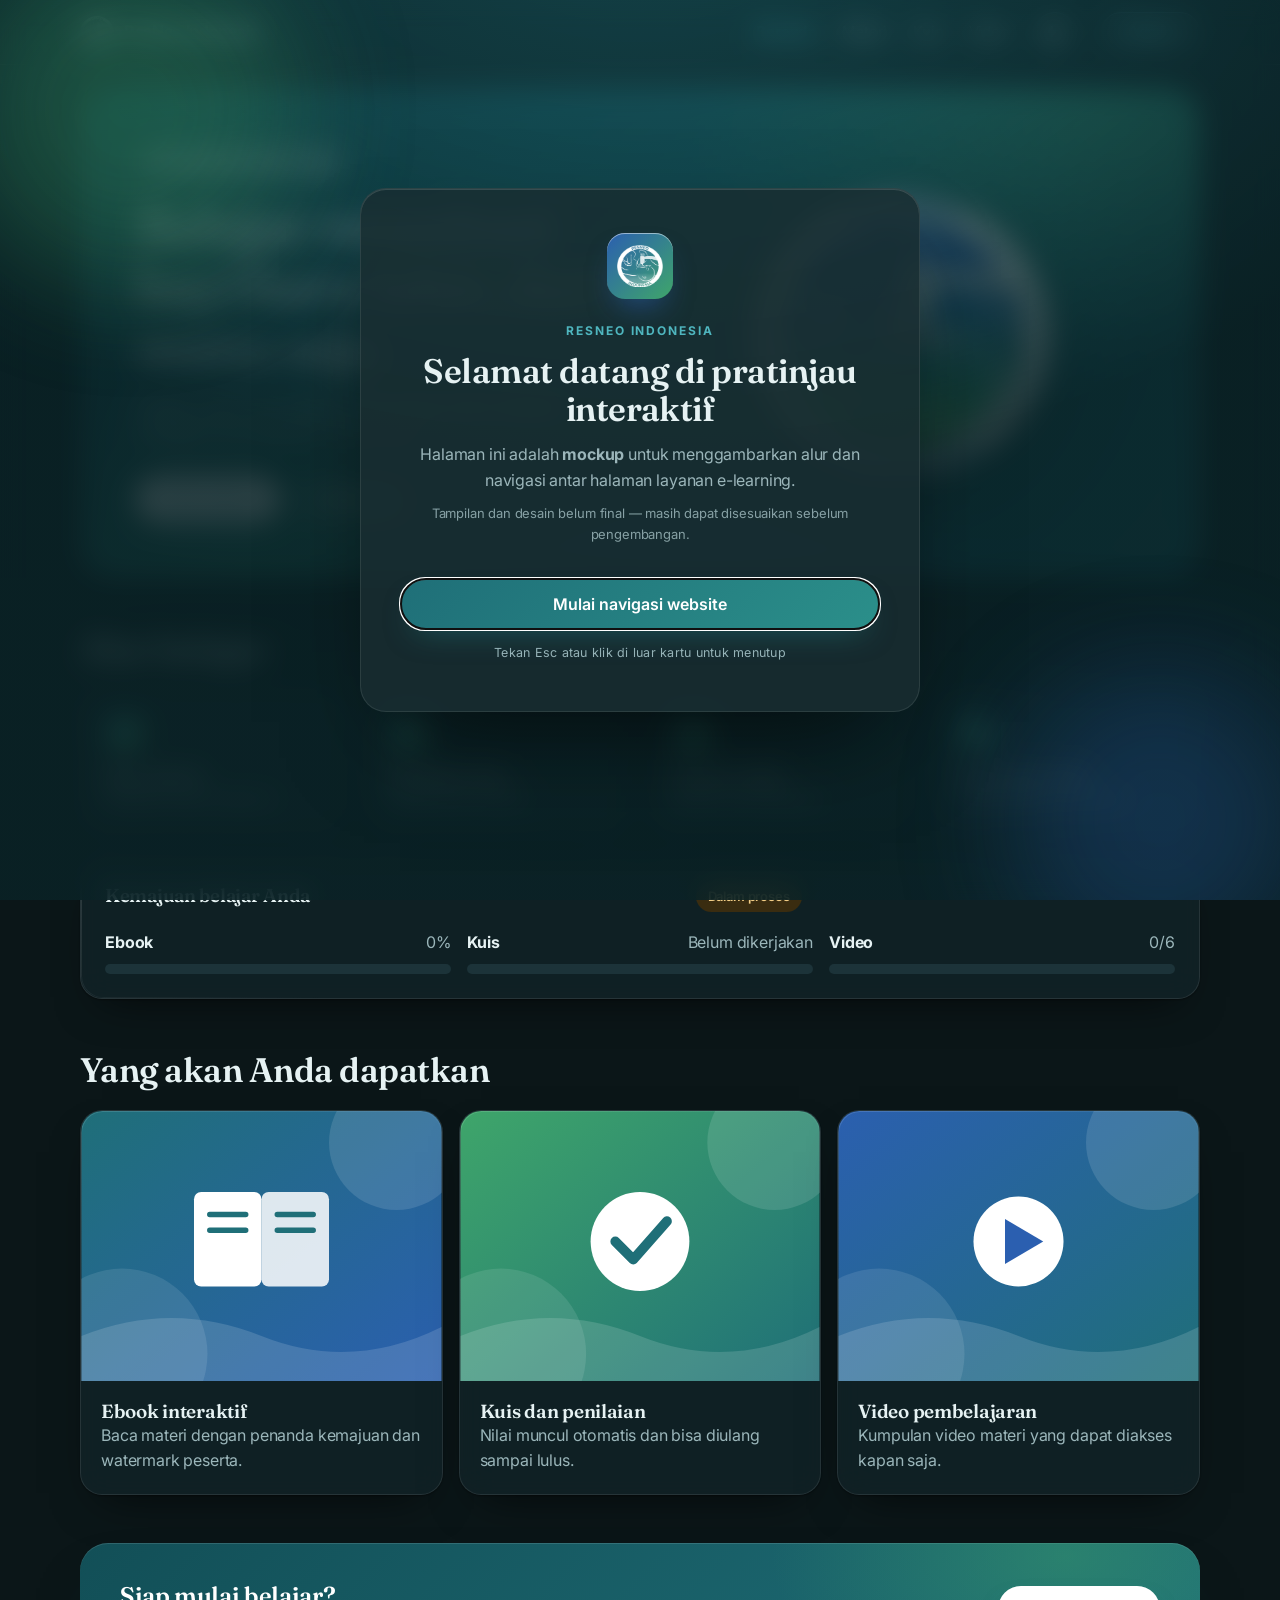
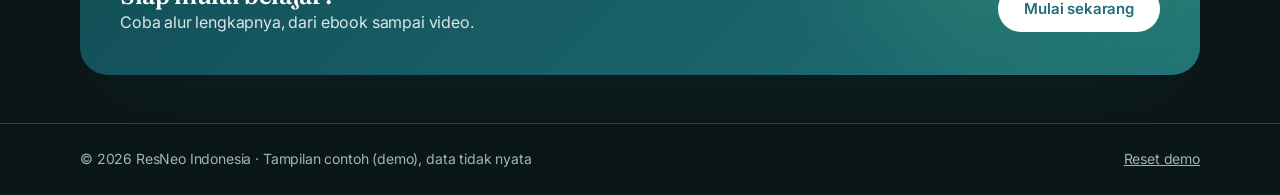
<file: index.html>
<!doctype html><html lang="id"><head><meta charset="utf-8"><meta name="viewport" content="width=device-width,initial-scale=1"><title>ResNeo Indonesia – E-Learning</title><link rel="icon" href="assets/hero.svg"><link href="https://fonts.googleapis.com/css2?family=Inter:wght@400;500;600;700&family=Fraunces:opsz,wght@9..144,400;9..144,500;9..144,600&display=swap" rel="stylesheet"><link rel="stylesheet" href="styles.css"><script>try{var t=localStorage.getItem("resneo:theme");if(t)document.documentElement.setAttribute("data-theme",t);}catch(e){}</script></head><body><div id="hd"></div><main class="w"><section class="hero"><div><span class="tg0">UKK NEONATOLOGI · IDAI</span><h1>Belajar resusitasi bayi baru lahir, dari mana saja</h1><p>Pelajari materi dan kerjakan kuis secara online sebelum mengikuti sesi pelatihan tatap muka.</p><div class="row"><a class="bt wh" href="ebook.html">Mulai belajar</a><a class="bt gh" href="kuis.html">Coba kuis</a></div></div><div class="hero-logo"><img src="assets/resneo-logo.png" alt="Logo ResNeo Indonesia"></div></section><h2 class="sh">Alur belajar</h2><div class="g4"><a class="cd" href="ebook.html" style="text-decoration:none"><div class="num">1</div><h3 style="font-size:18px">Baca ebook</h3><p class="mu">Halaman demi halaman</p></a><a class="cd" href="kuis.html" style="text-decoration:none"><div class="num">2</div><h3 style="font-size:18px">Kerjakan kuis</h3><p class="mu">Capai nilai minimal</p></a><a class="cd" href="video.html" style="text-decoration:none"><div class="num">3</div><h3 style="font-size:18px">Tonton video</h3><p class="mu">Materi pembelajaran</p></a><a class="cd" href="#prog" style="text-decoration:none"><div class="num">4</div><h3 style="font-size:18px">Siap tatap muka</h3><p class="mu">Ikuti pelatihan lapangan</p></a></div><div class="cd" id="prog" style="margin-top:20px"></div><h2 class="sh">Yang akan Anda dapatkan</h2><div class="g3"><a class="cd ci" href="ebook.html"><img src="assets/ebook.svg" alt=""><div><h3 style="font-size:19px">Ebook interaktif</h3><p class="mu">Baca materi dengan penanda kemajuan dan watermark peserta.</p></div></a><a class="cd ci" href="kuis.html"><img src="assets/kuis.svg" alt=""><div><h3 style="font-size:19px">Kuis dan penilaian</h3><p class="mu">Nilai muncul otomatis dan bisa diulang sampai lulus.</p></div></a><a class="cd ci" href="video.html"><img src="assets/video1.svg" alt=""><div><h3 style="font-size:19px">Video pembelajaran</h3><p class="mu">Kumpulan video materi yang dapat diakses kapan saja.</p></div></a></div><section class="cta"><div><h2>Siap mulai belajar?</h2><p style="opacity:.85">Coba alur lengkapnya, dari ebook sampai video.</p></div><a class="bt wh" href="ebook.html">Mulai sekarang</a></section></main><div id="ft"></div><script src="app.js"></script></body></html>
</file>
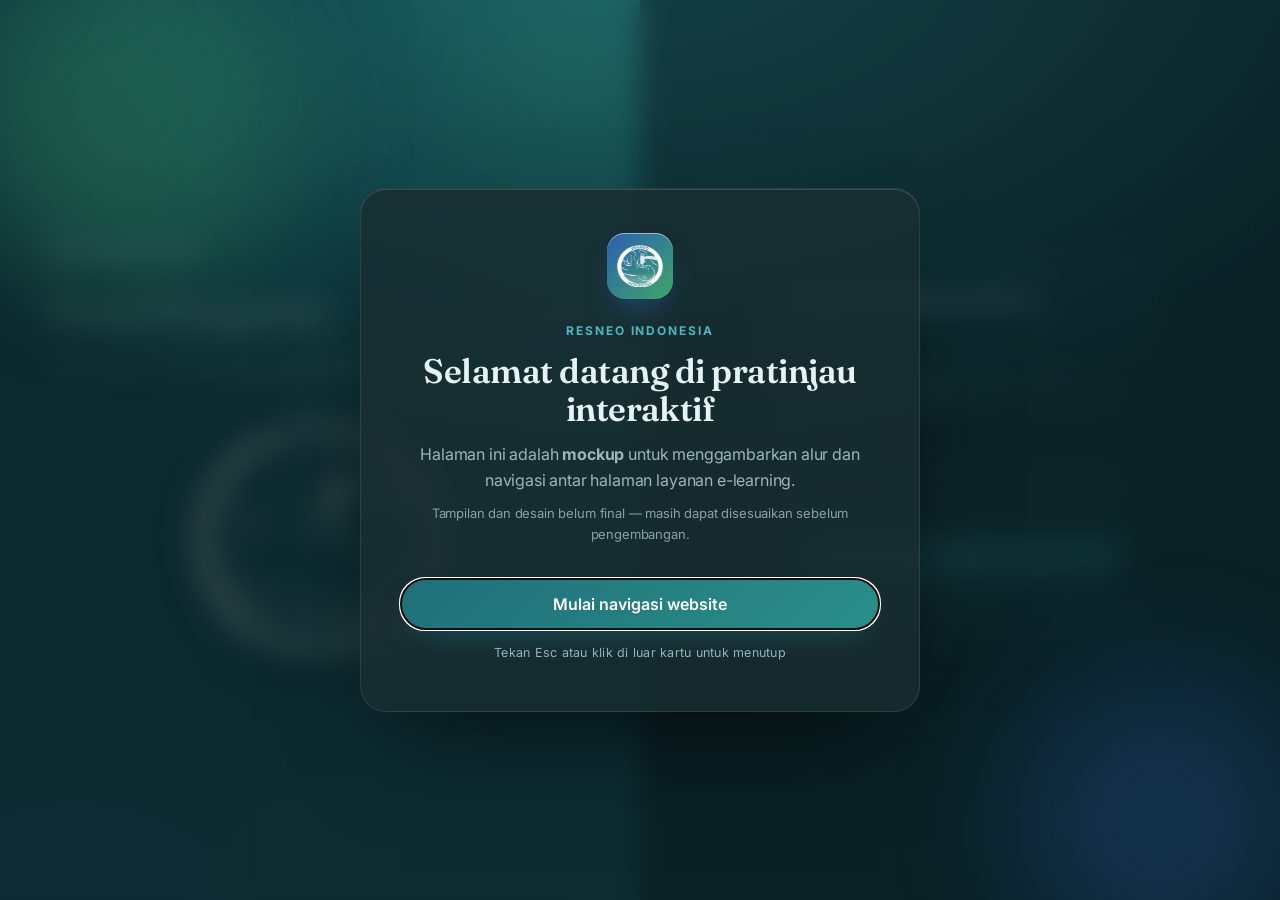
<file: admin.html>
<!doctype html><html lang="id"><head><meta charset="utf-8"><meta name="viewport" content="width=device-width,initial-scale=1"><title>Dasbor Admin – ResNeo</title><link rel="icon" href="assets/hero.svg"><link href="https://fonts.googleapis.com/css2?family=Inter:wght@400;500;600;700&family=Fraunces:opsz,wght@9..144,400;9..144,500;9..144,600&display=swap" rel="stylesheet"><link rel="stylesheet" href="styles.css"><script>try{var t=localStorage.getItem("resneo:theme");if(t)document.documentElement.setAttribute("data-theme",t);}catch(e){}</script></head><body><div class="adm"><nav class="sb"><a class="lg" href="index.html" style="margin:0 0 20px 8px"><img class="logo on-dark" src="assets/resneo-logo-white.png" alt="Logo ResNeo">ResNeo Admin</a><a class="on" href="admin.html">Peserta</a><a href="ebook.html">Ebook</a><a href="kuis.html">Soal</a><a href="video.html">Video</a><a id="lo" href="login.html">Keluar</a></nav><main class="am"><div class="sp" style="margin-bottom:22px"><h1>Peserta</h1><div class="row"><button class="bt o" id="dl">Unduh daftar siap</button><button class="bt" id="ad">Tambah peserta</button></div></div><div class="g3" style="margin-bottom:20px"><div class="cd"><p class="mu">Total peserta</p><h2 id="s1" style="font-size:34px"></h2></div><div class="cd"><p class="mu">Siap tatap muka</p><h2 id="s2" style="font-size:34px"></h2></div><div class="cd"><p class="mu">Rata-rata nilai kuis</p><h2 id="s3" style="font-size:34px"></h2></div></div><div class="cd"><input class="in" id="sq" placeholder="Cari nama peserta" style="max-width:320px;margin:0 0 10px"><div class="tw"><table><thead><tr><th>Nama</th><th>Ebook</th><th>Nilai kuis</th><th>Video</th><th>Status</th></tr></thead><tbody id="tb"></tbody></table></div></div><p class="mu" style="font-size:13px;margin-top:12px">Data pada tampilan ini hanya contoh.</p></main></div><script src="app.js"></script></body></html>
</file>
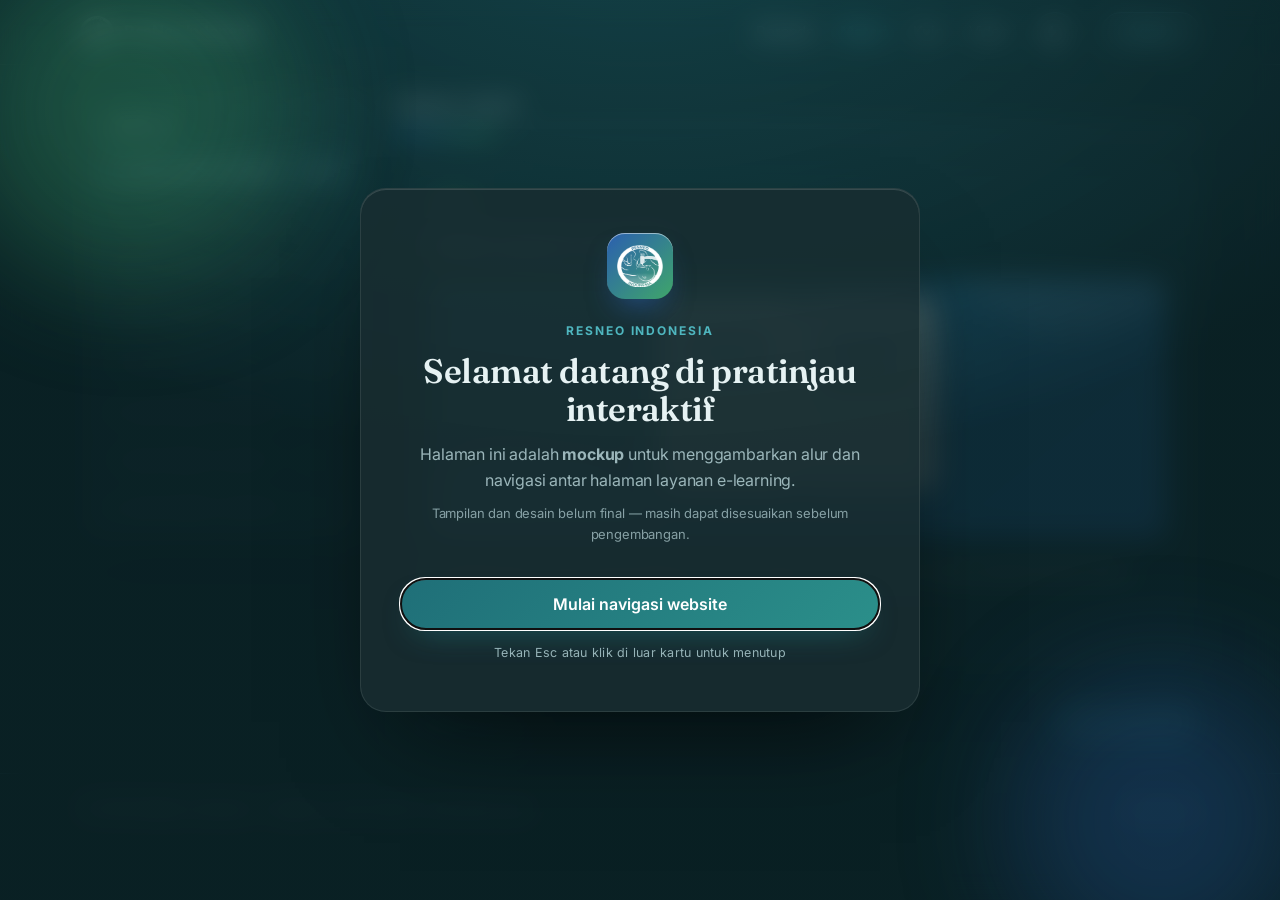
<file: ebook.html>
<!doctype html><html lang="id"><head><meta charset="utf-8"><meta name="viewport" content="width=device-width,initial-scale=1"><title>Materi – ResNeo</title><link rel="icon" href="assets/hero.svg"><link href="https://fonts.googleapis.com/css2?family=Inter:wght@400;500;600;700&family=Fraunces:opsz,wght@9..144,400;9..144,500;9..144,600&display=swap" rel="stylesheet"><link rel="stylesheet" href="styles.css"><script>try{var t=localStorage.getItem("resneo:theme");if(t)document.documentElement.setAttribute("data-theme",t);}catch(e){}</script></head><body><div id="hd"></div><main class="w"><div class="rd"><aside class="cd" style="align-self:start;padding:12px"><b style="display:block;padding:8px 14px">Daftar isi</b><div id="toc"></div></aside><section><div class="sp" style="margin-bottom:10px"><b id="pn"></b></div><div class="bar" style="margin-bottom:18px"><i id="pb"></i></div><div class="cd pgc" id="pc"></div><div class="sp" style="margin-top:18px"><button class="bt o" id="pv">Sebelumnya</button><button class="bt" id="nx">Berikutnya</button></div></section></div></main><div id="ft"></div><script src="app.js"></script></body></html>
</file>
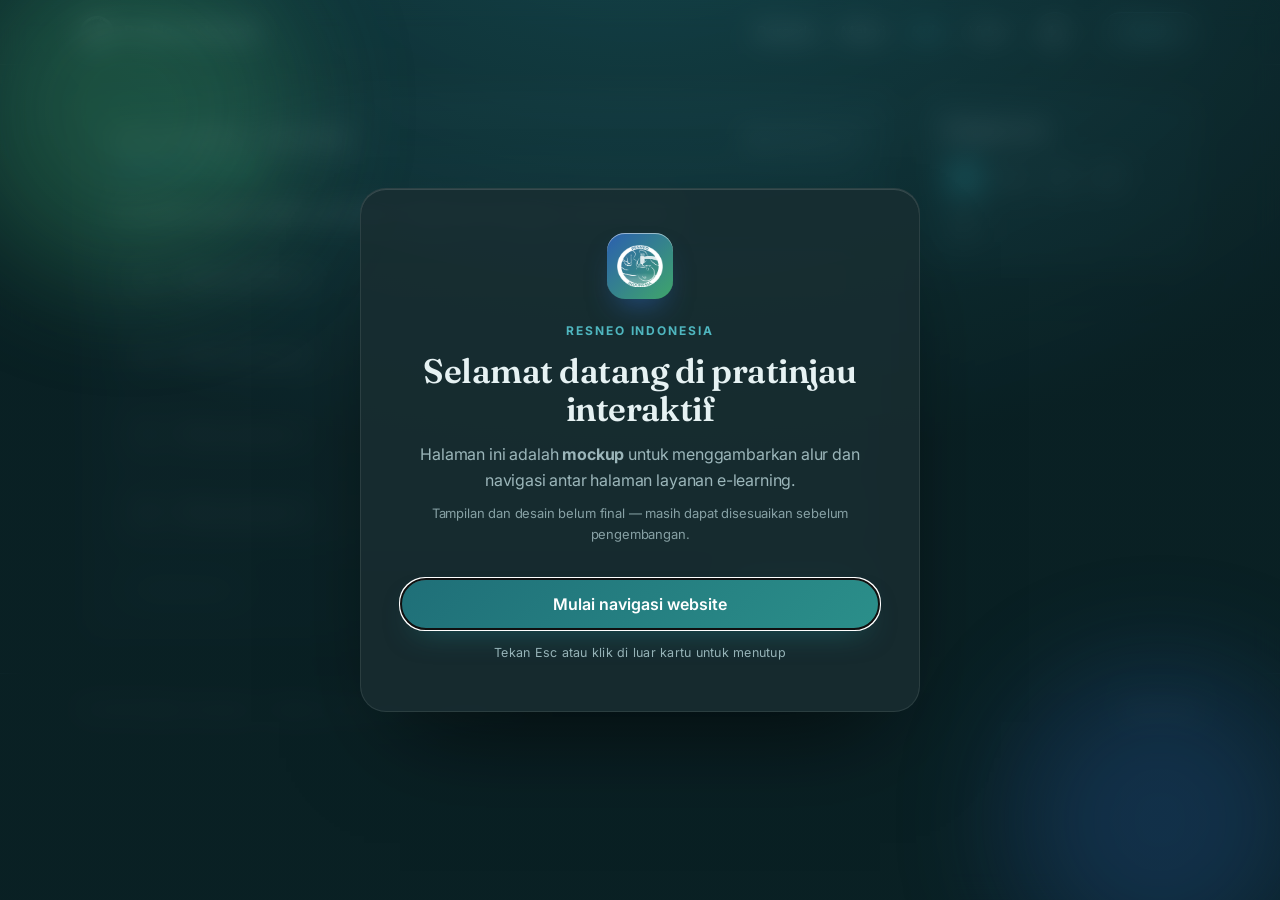
<file: kuis.html>
<!doctype html><html lang="id"><head><meta charset="utf-8"><meta name="viewport" content="width=device-width,initial-scale=1"><title>Kuis – ResNeo</title><link rel="icon" href="assets/hero.svg"><link href="https://fonts.googleapis.com/css2?family=Inter:wght@400;500;600;700&family=Fraunces:opsz,wght@9..144,400;9..144,500;9..144,600&display=swap" rel="stylesheet"><link rel="stylesheet" href="styles.css"><script>try{var t=localStorage.getItem("resneo:theme");if(t)document.documentElement.setAttribute("data-theme",t);}catch(e){}</script></head><body><div id="hd"></div><main class="w"><div class="rd rdq" id="quiz"><section class="cd qcard"><div class="sp" style="margin-bottom:12px"><b>Kuis Pra-Pelatihan · <span id="qh"></span></b><span class="mu">Nilai minimal: 70</span></div><div class="bar" style="margin-bottom:26px"><i id="qb"></i></div><h2 id="qq" style="font-size:22px;margin-bottom:22px"></h2><div id="qo"></div><div class="sp qnav" style="margin-top:20px"><button class="bt o" id="qp">Sebelumnya</button><button class="bt" id="qx"></button></div></section><aside class="cd qaside"><b>Navigasi soal</b><div class="qn" id="qn" style="margin-top:14px"></div></aside></div><div id="res" style="display:none;margin:28px 0"><div class="cd rcard"><p class="mu">Nilai Anda</p><h1 id="rs">0</h1><div id="rt" style="margin-bottom:24px"></div><div class="row" style="justify-content:center"><a class="bt o" href="kuis.html">Ulangi kuis</a><a class="bt" id="rn" href="video.html">Lanjut</a></div></div></div></main><div id="ft"></div><script src="app.js"></script></body></html>
</file>
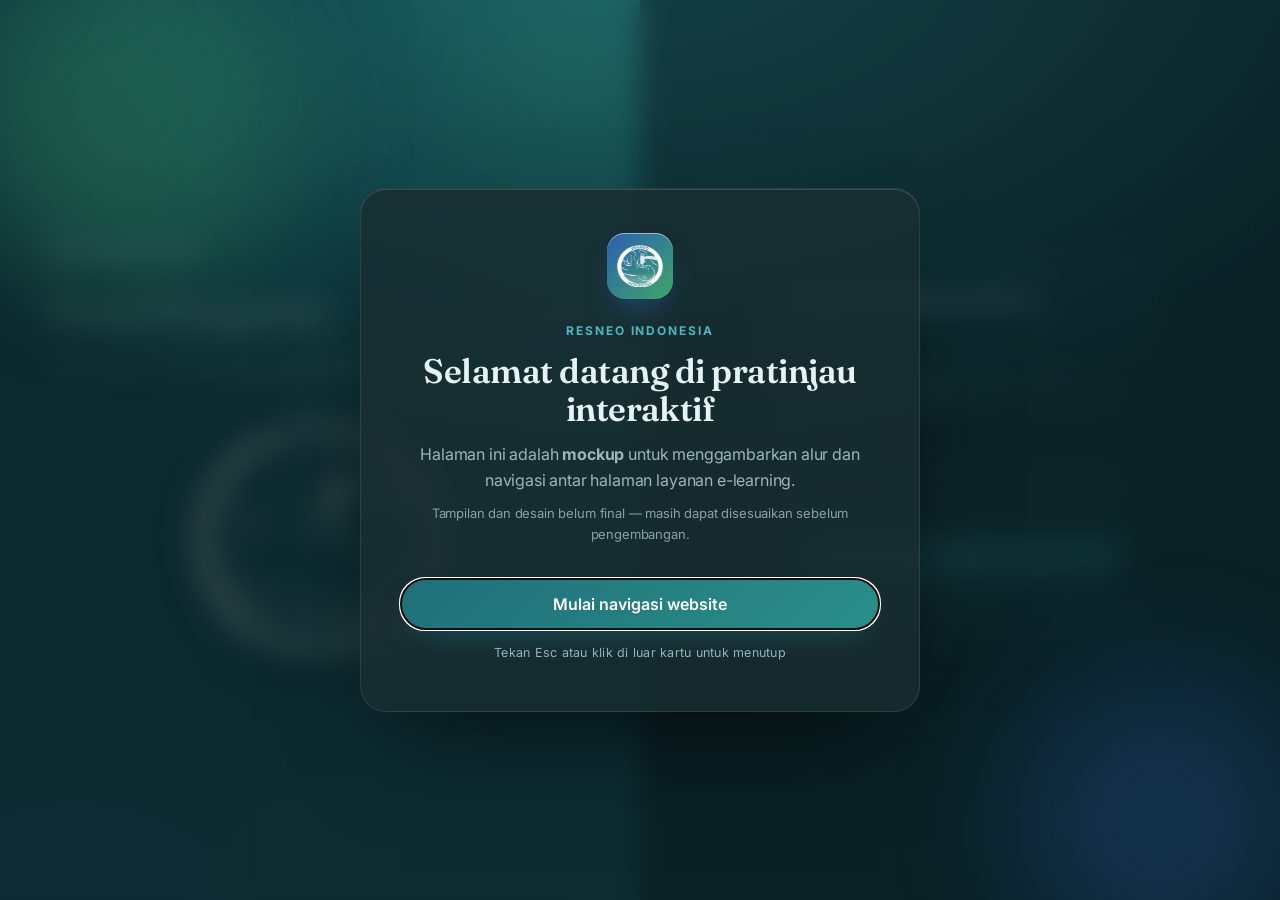
<file: login.html>
<!doctype html><html lang="id"><head><meta charset="utf-8"><meta name="viewport" content="width=device-width,initial-scale=1"><title>Login Admin – ResNeo</title><link rel="icon" href="assets/hero.svg"><link href="https://fonts.googleapis.com/css2?family=Inter:wght@400;500;600;700&family=Fraunces:opsz,wght@9..144,400;9..144,500;9..144,600&display=swap" rel="stylesheet"><link rel="stylesheet" href="styles.css"><script>try{var t=localStorage.getItem("resneo:theme");if(t)document.documentElement.setAttribute("data-theme",t);}catch(e){}</script></head><body><div class="lgn"><aside><a class="lg" href="index.html" style="color:#fff"><img class="logo on-dark" src="assets/resneo-logo-white.png" alt="Logo ResNeo">ResNeo Admin</a><h1 style="font-size:38px">Panel Pengelola</h1><p>Kelola peserta, ebook, soal, dan video pembelajaran.</p><div class="lgn-logo"><img src="assets/resneo-logo-white.png" alt="Logo ResNeo Indonesia"></div></aside><main><form class="cd" id="lf"><h2 style="margin-bottom:22px">Masuk sebagai admin</h2><label>Email<input class="in" id="em" type="email" value="admin@contoh.id"></label><label style="display:block;margin-top:16px">Password<input class="in" id="pw" type="password" value="admin123"></label><p id="er" style="display:none;color:#B42318;margin-top:10px">Isi email dan password.</p><button class="bt" style="width:100%;margin-top:22px">Masuk</button><p class="mu" style="font-size:13px;margin-top:14px">Demo: email dan password apa saja bisa masuk.</p></form></main></div><script src="app.js"></script></body></html>
</file>
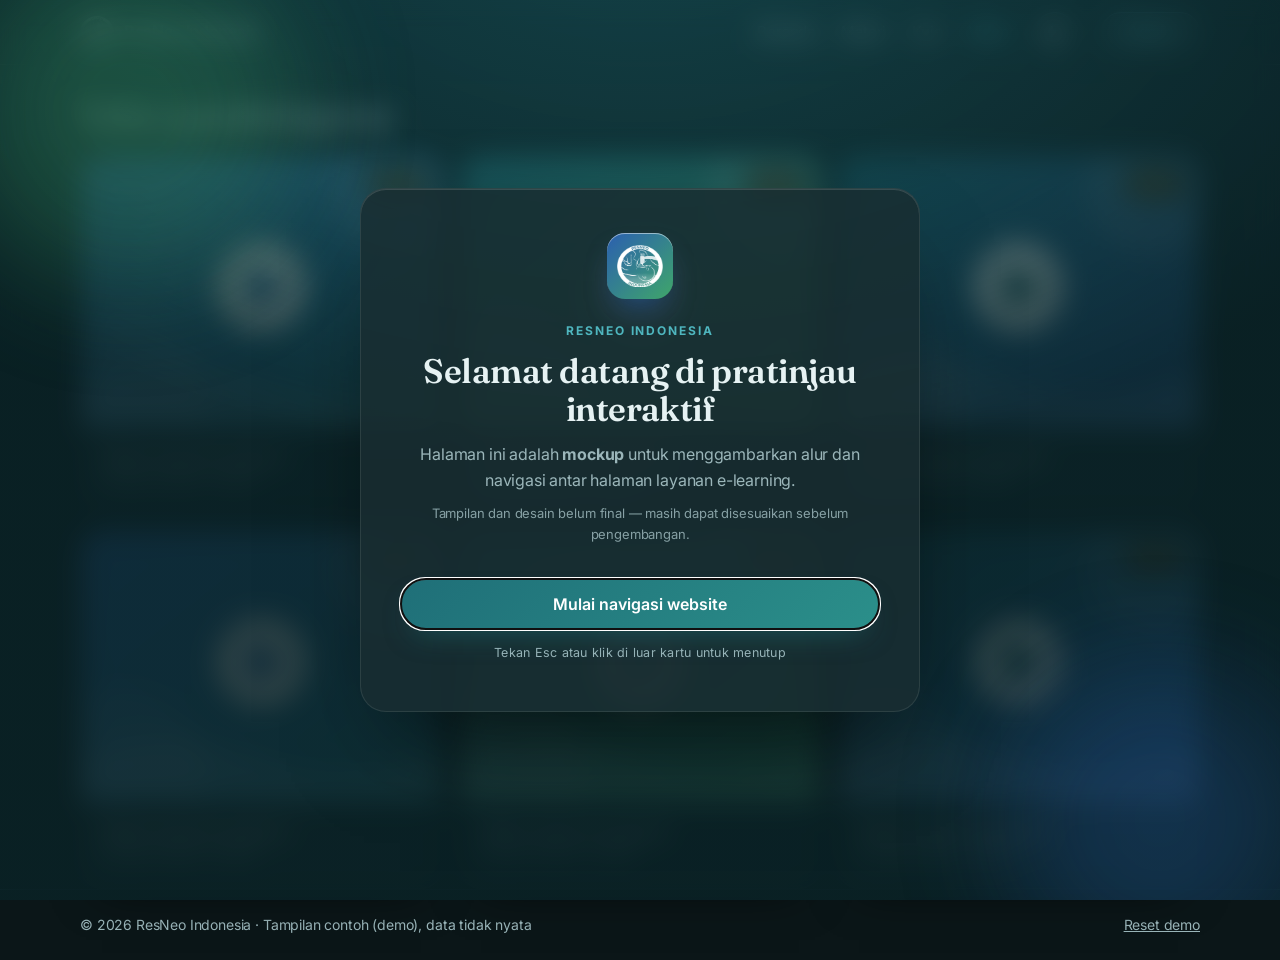
<file: video.html>
<!doctype html><html lang="id"><head><meta charset="utf-8"><meta name="viewport" content="width=device-width,initial-scale=1"><title>Video – ResNeo</title><link rel="icon" href="assets/hero.svg"><link href="https://fonts.googleapis.com/css2?family=Inter:wght@400;500;600;700&family=Fraunces:opsz,wght@9..144,400;9..144,500;9..144,600&display=swap" rel="stylesheet"><link rel="stylesheet" href="styles.css"><script>try{var t=localStorage.getItem("resneo:theme");if(t)document.documentElement.setAttribute("data-theme",t);}catch(e){}</script></head><body><div id="hd"></div><main class="w"><h1 class="sh" style="margin-top:32px">Video pembelajaran</h1><div class="g3" id="vg"></div></main><div class="md" id="md"><div class="cd"><img id="mi" alt="" style="border-radius:16px;width:100%"><h3 id="mt" style="margin:16px 0 6px"></h3><p class="mu">Pemutar video contoh. Ganti dengan embed YouTube atau Vimeo.</p><div class="row" style="margin-top:18px"><button class="bt" id="mk">Tandai selesai</button><button class="bt o" id="mc">Tutup</button></div></div></div><div id="ft"></div><script src="app.js"></script></body></html>
</file>
<file: styles.css>
/* Theme tokens — DARK is the default */
:root{
--t:#1F6F78;--td:#124F57;--g:#3FA66A;--b:#2B5FB0;--accent:#4FB6BF;
--font-body:Inter,system-ui,sans-serif;--font-display:Fraunces,Georgia,"Times New Roman",serif;
--ease:cubic-bezier(.22,.61,.36,1);
/* dark (default) */
--ink:#E6F2F3;--mu:#9BB6BA;--ln:#254349;
--bg:#0B1618;--bg-grad-a:#0C191C;--bg-grad-b:#0B1618;--bg-grad-c:#0A1416;
--glass:rgba(22,40,44,.62);--glass-strong:rgba(26,46,50,.84);--glass-brd:rgba(255,255,255,.09);
--glass-hi:rgba(255,255,255,.14);
--glow-teal:rgba(31,111,120,.30);--glow-blue:rgba(43,95,176,.24);--glow-green:rgba(63,166,106,.20);
--sh-sm:0 1px 2px rgba(0,0,0,.4);--sh-md:0 20px 44px -22px rgba(0,0,0,.7);--sh-lg:0 36px 74px -30px rgba(0,0,0,.8);
--head-bg:rgba(11,22,24,.72);--head-brd:rgba(255,255,255,.08);
--field-bg:rgba(255,255,255,.05);--field-brd:#2C4A50;
--op-bg:rgba(255,255,255,.04);--op-hover:#16282C;--op-hover-brd:#3A5C63;
--chip:#1A2E32;--chip-hover:#243F45;--active-bg:#16343A;
--tag-bg:#12321F;--tag-ink:#8DE0AE;--tag-w-bg:#3A2C10;--tag-w-ink:#F3CE86;
--bar-bg:#1C3339;
--hero-grad:linear-gradient(135deg,#0E444D,#155E66);
--link-muted:rgba(255,255,255,.55);--row-hover:rgba(255,255,255,.04);
--logo-dark:block;
}
/* Light theme override */
:root[data-theme="light"]{
--ink:#0F2E33;--mu:#4A6A70;--ln:#D5E3E4;--accent:#1F6F78;
--bg:#F4F9F9;--bg-grad-a:#F6FBFB;--bg-grad-b:#F1F7F7;--bg-grad-c:#F4F9F9;
--glass:rgba(255,255,255,.62);--glass-strong:rgba(255,255,255,.78);--glass-brd:rgba(255,255,255,.75);
--glass-hi:rgba(255,255,255,.9);
--glow-teal:rgba(31,111,120,.16);--glow-blue:rgba(43,95,176,.13);--glow-green:rgba(63,166,106,.12);
--sh-sm:0 1px 2px rgba(15,46,51,.05);--sh-md:0 18px 40px -22px rgba(15,46,51,.3);--sh-lg:0 34px 70px -30px rgba(15,46,51,.42);
--head-bg:rgba(255,255,255,.72);--head-brd:rgba(31,111,120,.1);
--field-bg:rgba(255,255,255,.7);--field-brd:#C3D6D8;
--op-bg:rgba(255,255,255,.7);--op-hover:#fff;--op-hover-brd:#BFD9DB;
--chip:#E4EEEF;--chip-hover:#D6E6E8;--active-bg:#E3EFF0;
--tag-bg:#E3F4EA;--tag-ink:#1B6B3F;--tag-w-bg:#FFF1D6;--tag-w-ink:#7A4B00;
--bar-bg:#E1ECED;
--hero-grad:linear-gradient(135deg,#124F57,#1F6F78);
--link-muted:rgba(255,255,255,.55);--row-hover:rgba(255,255,255,.55);
}
html{background:var(--bg)}
*{box-sizing:border-box}
body{margin:0;font-family:var(--font-body);color:var(--ink);letter-spacing:-.01em;background:var(--bg);min-height:100vh;line-height:1.6;transition:background-color .35s var(--ease),color .35s var(--ease)}
body::before{content:"";position:fixed;inset:0;z-index:-1;pointer-events:none;background:
radial-gradient(760px 520px at 84% -6%,var(--glow-teal),transparent 62%),
radial-gradient(680px 480px at 6% 10%,var(--glow-blue),transparent 60%),
radial-gradient(620px 460px at 50% 108%,var(--glow-green),transparent 60%),
linear-gradient(180deg,var(--bg-grad-a),var(--bg-grad-b) 60%,var(--bg-grad-c))}
a{color:inherit}img{max-width:100%;display:block}h1,h2,h3,p{margin:0}
h1,h2,h3{font-family:var(--font-display);font-optical-sizing:auto;letter-spacing:-.015em;line-height:1.12;font-weight:600}
.w{max-width:1160px;margin:0 auto;padding:0 20px}.mu{color:var(--mu)}
.hd{position:sticky;top:0;z-index:20;background:var(--head-bg);backdrop-filter:blur(18px) saturate(160%);-webkit-backdrop-filter:blur(18px) saturate(160%);border-bottom:1px solid var(--head-brd);box-shadow:0 10px 30px -24px rgba(0,0,0,.5)}
.hd .w{display:flex;align-items:center;justify-content:space-between;height:64px}
.lg{display:flex;align-items:center;gap:10px;font-weight:700;text-decoration:none;letter-spacing:-.02em}
.dot{width:34px;height:34px;border-radius:11px;background:linear-gradient(135deg,var(--b),var(--g));box-shadow:0 6px 14px -4px rgba(43,95,176,.55),inset 0 1px 0 rgba(255,255,255,.4);flex:none}
.logo{width:34px;height:34px;object-fit:contain;flex:none;display:block}
.logo.on-dark{filter:drop-shadow(0 4px 10px rgba(0,0,0,.25))}
.nv{display:flex;gap:26px;align-items:center}.nv a{text-decoration:none;font-size:15px;transition:color .25s var(--ease)}.nv a:hover{color:var(--accent)}.nv a.on{color:var(--accent);font-weight:700}
.th{display:inline-flex;align-items:center;justify-content:center;width:40px;height:40px;border-radius:50%;border:1px solid var(--ln);background:var(--field-bg);color:var(--ink);cursor:pointer;transition:transform .25s var(--ease),background-color .25s var(--ease),border-color .25s var(--ease),color .25s var(--ease);flex:none}
.th:hover{transform:translateY(-1px);border-color:var(--accent);color:var(--accent)}
.th svg{width:20px;height:20px;display:block}
.th .i-sun{display:none}.th .i-moon{display:block}
:root[data-theme="light"] .th .i-sun{display:block}:root[data-theme="light"] .th .i-moon{display:none}
.bg{display:none;background:0;border:0;font-size:26px;cursor:pointer;color:var(--ink)}
.bt{position:relative;overflow:hidden;display:inline-flex;align-items:center;justify-content:center;min-height:46px;padding:0 26px;border-radius:999px;background:linear-gradient(135deg,var(--t),#2B8F8A);color:#fff!important;font-weight:600;font-size:15px;border:0;text-decoration:none;font-family:inherit;cursor:pointer;box-shadow:0 14px 30px -14px rgba(31,111,120,.75),inset 0 1px 0 rgba(255,255,255,.28);transition:transform .3s var(--ease),box-shadow .3s var(--ease),filter .3s var(--ease)}
.bt::after{content:"";position:absolute;top:0;left:-60%;width:45%;height:100%;background:linear-gradient(100deg,transparent,rgba(255,255,255,.55),transparent);transform:skewX(-18deg);transition:left .6s var(--ease);pointer-events:none}
.bt:hover{transform:translateY(-2px);box-shadow:0 20px 38px -16px rgba(31,111,120,.8),inset 0 1px 0 rgba(255,255,255,.3)}
.bt:hover::after{left:120%}
.bt:active{transform:translateY(0)}
.bt:disabled{opacity:.5;cursor:not-allowed;transform:none}
.bt.o{background:var(--glass-strong);backdrop-filter:blur(8px);color:var(--accent)!important;border:1.5px solid var(--op-hover-brd);box-shadow:var(--sh-sm)}
.bt.o:hover{box-shadow:0 14px 26px -16px rgba(0,0,0,.4);filter:brightness(1.08)}
.bt.wh{background:#fff;color:var(--t)!important}.bt.gh{background:rgba(255,255,255,.1);backdrop-filter:blur(8px);border:1.5px solid rgba(255,255,255,.7);box-shadow:none}
.bt.gh:hover{background:rgba(255,255,255,.2)}
.cd{position:relative;background:var(--glass);backdrop-filter:blur(16px) saturate(150%);-webkit-backdrop-filter:blur(16px) saturate(150%);border:1px solid var(--glass-brd);border-radius:22px;padding:24px;box-shadow:var(--sh-sm),var(--sh-md);transition:transform .35s var(--ease),box-shadow .35s var(--ease)}
.cd::before{content:"";position:absolute;inset:0;border-radius:inherit;padding:1px;background:linear-gradient(160deg,var(--glass-hi),rgba(255,255,255,0) 42%);-webkit-mask:linear-gradient(#000 0 0) content-box,linear-gradient(#000 0 0);-webkit-mask-composite:xor;mask-composite:exclude;pointer-events:none}
a.cd:hover{transform:translateY(-4px);box-shadow:var(--sh-sm),0 30px 60px -28px rgba(0,0,0,.55)}
.tg{display:inline-block;padding:5px 12px;border-radius:99px;font-size:13px;font-weight:600;background:var(--tag-bg);color:var(--tag-ink)}.tg.w{background:var(--tag-w-bg);color:var(--tag-w-ink)}
.bar{height:10px;border-radius:99px;background:var(--bar-bg);overflow:hidden}.bar i{display:block;height:10px;border-radius:99px;background:linear-gradient(90deg,var(--b),var(--g));transition:width .6s var(--ease);box-shadow:0 0 12px rgba(63,166,106,.5)}
.in{display:block;width:100%;height:48px;border:1px solid var(--field-brd);border-radius:14px;padding:0 16px;font-size:16px;font-family:inherit;margin-top:6px;background:var(--field-bg);color:var(--ink);transition:border-color .25s var(--ease),box-shadow .25s var(--ease),background-color .25s var(--ease)}
.in:focus{outline:none;border-color:var(--t);box-shadow:0 0 0 3px rgba(31,111,120,.15)}
.hero{margin-top:24px;border-radius:32px;color:#fff;padding:56px;display:flex;align-items:center;gap:40px;overflow:hidden;position:relative;background:radial-gradient(600px 320px at 92% 8%,rgba(63,166,106,.55),transparent 70%),radial-gradient(520px 320px at 55% 115%,rgba(43,95,176,.55),transparent 70%),var(--hero-grad);box-shadow:0 40px 80px -40px rgba(0,0,0,.6),inset 0 1px 0 rgba(255,255,255,.15)}
.hero::before{content:"";position:absolute;inset:0;background:radial-gradient(500px 300px at 15% 100%,rgba(63,166,106,.35),transparent 70%);pointer-events:none}
.hero>div{flex:1;position:relative}
.hero h1{font-size:clamp(32px,5.2vw,54px);margin:16px 0;font-weight:600}.hero p{font-size:17px;max-width:520px;margin-bottom:28px}
.hero img{width:min(380px,40%);border-radius:28px;box-shadow:0 30px 60px -20px rgba(0,0,0,.5);position:relative}
.hero-logo{width:min(300px,36%);flex:none;display:flex;align-items:center;justify-content:center;position:relative}
.hero-logo img{width:100%;height:auto;max-width:300px;border-radius:0;box-shadow:none;filter:drop-shadow(0 24px 46px rgba(0,0,0,.4))}
.tg0{display:inline-block;padding:6px 14px;border-radius:99px;background:rgba(255,255,255,.16);font-size:13px;font-weight:600;letter-spacing:.06em;border:1px solid rgba(255,255,255,.22)}
.row{display:flex;gap:12px;flex-wrap:wrap}
.sh{font-family:var(--font-display);font-optical-sizing:auto;font-size:clamp(26px,3.4vw,34px);margin:52px 0 20px;font-weight:600;letter-spacing:-.015em;line-height:1.15}
.g3,.g4{display:grid;gap:16px;grid-template-columns:repeat(3,1fr)}.g4{grid-template-columns:repeat(4,1fr)}
.num{width:38px;height:38px;border-radius:12px;background:linear-gradient(135deg,var(--t),var(--g));color:#fff;display:flex;align-items:center;justify-content:center;font-weight:700;margin-bottom:14px}
.ci{padding:0;overflow:hidden;text-decoration:none;display:block}.ci img{aspect-ratio:4/3;width:100%;object-fit:cover}.ci div{padding:20px}
.cta{margin:48px 0;border-radius:28px;background:linear-gradient(135deg,#124F57,#1F6F78);color:#fff;padding:40px;display:flex;gap:20px;justify-content:space-between;align-items:center;flex-wrap:wrap;position:relative;overflow:hidden;box-shadow:0 34px 70px -34px rgba(15,46,51,.55),inset 0 1px 0 rgba(255,255,255,.12)}
.cta::before{content:"";position:absolute;inset:0;background:radial-gradient(420px 240px at 88% 10%,rgba(63,166,106,.4),transparent 70%);pointer-events:none}
.cta>*{position:relative}
.ft{border-top:1px solid var(--ln);padding:24px 0;font-size:14px;color:var(--mu)}
.sp{display:flex;justify-content:space-between;align-items:center;gap:12px;flex-wrap:wrap}
.rd{display:grid;grid-template-columns:minmax(270px,max-content) 1fr;gap:24px;margin:28px 0}
.ti{display:flex;justify-content:space-between;align-items:center;gap:12px;width:100%;text-align:left;padding:12px 14px;border:0;background:0;border-radius:12px;font:inherit;font-size:15px;cursor:pointer;color:var(--ink);transition:background-color .2s var(--ease)}
.ti>span{flex:1 1 auto;min-width:0}
.ti>small{flex:0 0 auto;white-space:nowrap}
.ti.on{background:var(--active-bg);font-weight:700}.ti:disabled{opacity:.45;cursor:not-allowed}.ti small{color:var(--mu)}
.pgc{position:relative;overflow:hidden;padding:32px}.pgc img{border-radius:16px;margin:20px 0;width:100%;max-height:260px;object-fit:cover}
.wm{position:absolute;inset:0;display:flex;align-items:center;justify-content:center;transform:rotate(-18deg);font-size:clamp(18px,3vw,30px);font-weight:700;opacity:.09;pointer-events:none;text-align:center}
.op{display:flex;gap:14px;align-items:center;width:100%;text-align:left;padding:16px 18px;border-radius:16px;margin-bottom:12px;border:2px solid var(--ln);background:var(--op-bg);font:inherit;cursor:pointer;word-break:break-word;color:var(--ink);transition:border-color .25s var(--ease),background .25s var(--ease),transform .25s var(--ease),box-shadow .25s var(--ease)}
.op:hover{border-color:var(--op-hover-brd);background:var(--op-hover);transform:translateY(-1px);box-shadow:var(--sh-sm)}
.op b{width:30px;height:30px;border-radius:50%;background:var(--chip);color:var(--ink);display:flex;align-items:center;justify-content:center;flex:none;transition:background .25s var(--ease),color .25s var(--ease)}
.op.s{border-color:var(--t);background:var(--active-bg)}.op.s b{background:var(--t);color:#fff}
.qn{display:flex;flex-wrap:wrap;gap:8px}.qn button{width:40px;height:40px;border-radius:12px;border:0;font-weight:600;background:var(--chip);color:var(--ink);cursor:pointer;transition:transform .2s var(--ease),background .2s var(--ease)}.qn button:hover{transform:translateY(-1px);background:var(--chip-hover)}.qn .d{background:var(--tag-bg);color:var(--tag-ink)}.qn .c{background:var(--t);color:#fff;box-shadow:0 8px 18px -8px rgba(31,111,120,.8)}
.rdq{grid-template-columns:1fr 280px}.qcard{padding:32px;min-width:0}.qcard #qq{font-size:22px;margin-bottom:22px}.qaside{align-self:start}
.rcard{text-align:center;padding:48px 24px}.rcard #rs{font-size:72px;margin:8px 0}
.vc{position:relative}.vc .pl{position:absolute;top:12px;right:12px}
.md{position:fixed;inset:0;background:rgba(4,16,18,.6);backdrop-filter:blur(8px);display:none;align-items:center;justify-content:center;padding:20px;z-index:50}.md.open{display:flex;animation:fadeIn .3s var(--ease)}.md .cd{max-width:640px;width:100%;animation:popIn .38s var(--ease);background:var(--glass-strong)}
.lgn{display:grid;grid-template-columns:1fr 1fr;min-height:100vh}
.lgn aside{position:relative;overflow:hidden;background:linear-gradient(160deg,#124F57,#1F6F78);color:#fff;padding:48px;display:flex;flex-direction:column;justify-content:center;gap:24px}
.lgn aside::before{content:"";position:absolute;inset:0;background:radial-gradient(460px 320px at 88% 8%,rgba(63,166,106,.42),transparent 70%),radial-gradient(420px 300px at 10% 100%,rgba(43,95,176,.4),transparent 70%);pointer-events:none}
.lgn aside>*{position:relative}
.lgn aside h1{font-weight:600}.lgn aside img{border-radius:24px;max-width:420px;box-shadow:0 30px 60px -26px rgba(0,0,0,.5)}
.lgn-logo{display:flex;align-items:center;justify-content:center;padding:8px 0}
.lgn-logo img{width:min(260px,72%);height:auto;border-radius:0;box-shadow:none;filter:drop-shadow(0 22px 44px rgba(0,0,0,.45))}
.lgn main{display:flex;align-items:center;justify-content:center;padding:24px}.lgn .cd{width:100%;max-width:400px;padding:36px}
.adm{display:grid;grid-template-columns:248px 1fr;min-height:100vh}
.sb{position:relative;overflow:hidden;background:linear-gradient(180deg,#124F57,#1F6F78);color:#fff;padding:24px 16px;display:flex;flex-direction:column;gap:4px}
.sb a{padding:12px 16px;border-radius:12px;text-decoration:none;font-size:15px;transition:background .25s var(--ease)}.sb a:hover{background:rgba(255,255,255,.1)}.sb a.on{background:rgba(255,255,255,.18);font-weight:700}
.am{padding:28px 32px;min-width:0}.tw{overflow-x:auto}
table{width:100%;border-collapse:collapse;font-size:15px;min-width:560px}th{color:var(--mu);font-size:13px;text-align:left;padding:10px 12px}td{padding:14px 12px;border-top:1px solid var(--ln)}tbody tr{transition:background .2s var(--ease)}tbody tr:hover{background:var(--row-hover)}

/* Intro / welcome popup */
@keyframes fadeIn{from{opacity:0}to{opacity:1}}
@keyframes popIn{from{opacity:0;transform:translateY(14px) scale(.96)}to{opacity:1;transform:none}}
@keyframes floatOrb{0%,100%{transform:translate3d(0,0,0)}50%{transform:translate3d(0,-14px,0)}}
.intro{position:fixed;inset:0;z-index:100;display:none;align-items:center;justify-content:center;padding:24px;background:radial-gradient(900px 560px at 50% -10%,rgba(31,111,120,.5),rgba(10,34,38,.86));backdrop-filter:blur(14px);overflow:hidden;overflow-y:auto}
.intro.open{display:flex;animation:fadeIn .4s var(--ease)}
.intro .orb{position:absolute;border-radius:50%;filter:blur(60px);opacity:.55;pointer-events:none;animation:floatOrb 9s ease-in-out infinite}
.intro .orb.o1{width:340px;height:340px;background:rgba(63,166,106,.55);top:-60px;left:-40px}
.intro .orb.o2{width:300px;height:300px;background:rgba(43,95,176,.5);bottom:-70px;right:-30px;animation-delay:-4s}
.intro .card{position:relative;max-width:560px;width:100%;text-align:center;padding:44px 40px 38px;border-radius:26px;color:var(--ink);
background:var(--glass-strong);border:1px solid var(--glass-brd);
box-shadow:0 50px 100px -40px rgba(0,0,0,.7),inset 0 1px 0 var(--glass-hi);animation:popIn .5s var(--ease)}
.intro .badge{width:66px;height:66px;border-radius:18px;margin:0 auto 18px;display:flex;align-items:center;justify-content:center;background:linear-gradient(135deg,var(--b),var(--g));box-shadow:0 16px 30px -12px rgba(43,95,176,.7),inset 0 1px 0 rgba(255,255,255,.5);font-family:var(--font-display);font-weight:600;font-size:26px;color:#fff}
.intro .badge img{width:46px;height:46px;object-fit:contain}
.intro .eyebrow{display:inline-block;font-size:12px;font-weight:700;letter-spacing:.16em;text-transform:uppercase;color:var(--accent);margin-bottom:12px}.intro h2{font-size:clamp(26px,4.4vw,34px);margin-bottom:14px;font-weight:600}
.intro p{color:var(--mu);font-size:16px;margin-bottom:10px}
.intro .fine{font-size:13px;opacity:.85}
.intro .bt{width:100%;margin-top:24px;min-height:50px;font-size:16px}
.intro .hint{margin-top:14px;font-size:12.5px;color:var(--mu);letter-spacing:.02em}

/* Reveal on scroll */
.reveal{opacity:0;transform:translateY(18px);transition:opacity .6s var(--ease),transform .6s var(--ease)}
.reveal.is-revealed{opacity:1;transform:none}

@media(prefers-reduced-motion:reduce){
*,*::before,*::after{animation-duration:.001ms!important;animation-iteration-count:1!important;transition-duration:.001ms!important}
.reveal{opacity:1!important;transform:none!important}
.bt:hover,a.cd:hover,.op:hover{transform:none!important}
}
@media(max-width:900px){.g4{grid-template-columns:1fr 1fr}.rd{grid-template-columns:1fr}.adm{grid-template-columns:1fr}.sb{flex-direction:row;overflow-x:auto;padding:12px}.sb .lg{display:none}.am{padding:20px}
.qnav{flex-direction:row-reverse}.qnav .bt{flex:1}}
@media(max-width:780px){.bg{display:block}.nv{display:none;position:absolute;top:64px;left:0;right:0;flex-direction:column;align-items:stretch;gap:0;background:var(--bg);backdrop-filter:blur(18px);padding:8px 20px 16px;border-bottom:1px solid var(--ln)}.nv.open{display:flex}.nv a{padding:12px 0}.nv a.bt{margin-top:8px;padding:0}
.th{width:100%;height:46px;border-radius:12px;justify-content:flex-start;gap:10px;padding:0 16px;margin-top:8px}
.th::after{content:"Ganti tema";font-size:15px;font-weight:600}
.hero{flex-direction:column;padding:32px 24px;border-radius:24px;text-align:left}.hero img{width:100%}.hero-logo{width:min(230px,66%)}.g3{grid-template-columns:1fr}.lgn{grid-template-columns:1fr}.lgn aside{display:none}.cta{padding:28px 24px}.pgc{padding:20px}
.qcard{padding:22px}.qcard #qq{font-size:19px;margin-bottom:18px}.qaside{padding:18px}.qn button{width:44px;height:44px}.rcard{padding:36px 20px}.rcard #rs{font-size:56px}}
@media(max-width:480px){.g4{grid-template-columns:1fr}.w{padding:0 14px}.rd{margin:18px 0;gap:16px}.cd{border-radius:18px}
.logo{width:30px;height:30px}.hero-logo{width:min(190px,62%);align-self:center}.qcard{padding:18px 16px}.op{padding:14px 14px;gap:12px;font-size:15px}.op b{width:28px;height:28px}
.qnav .bt{padding:0 14px;font-size:14px;min-height:44px}.qn{gap:6px}.qn button{width:40px;height:40px}
.rcard{padding:28px 16px}.rcard #rs{font-size:48px}.rcard .row{flex-direction:column}.rcard .row .bt{width:100%}
.intro{padding:16px}.intro .card{padding:32px 22px 28px;border-radius:20px}.intro .badge{margin-bottom:14px}}
@media(max-height:640px){.intro{padding:12px}.intro .card{padding:24px 20px 22px}.intro .badge{width:52px;height:52px;margin-bottom:10px;font-size:22px}.intro h2{margin-bottom:8px}.intro p{margin-bottom:6px;font-size:15px}.intro .bt{margin-top:16px}.intro .hint{margin-top:8px}}
</file>
